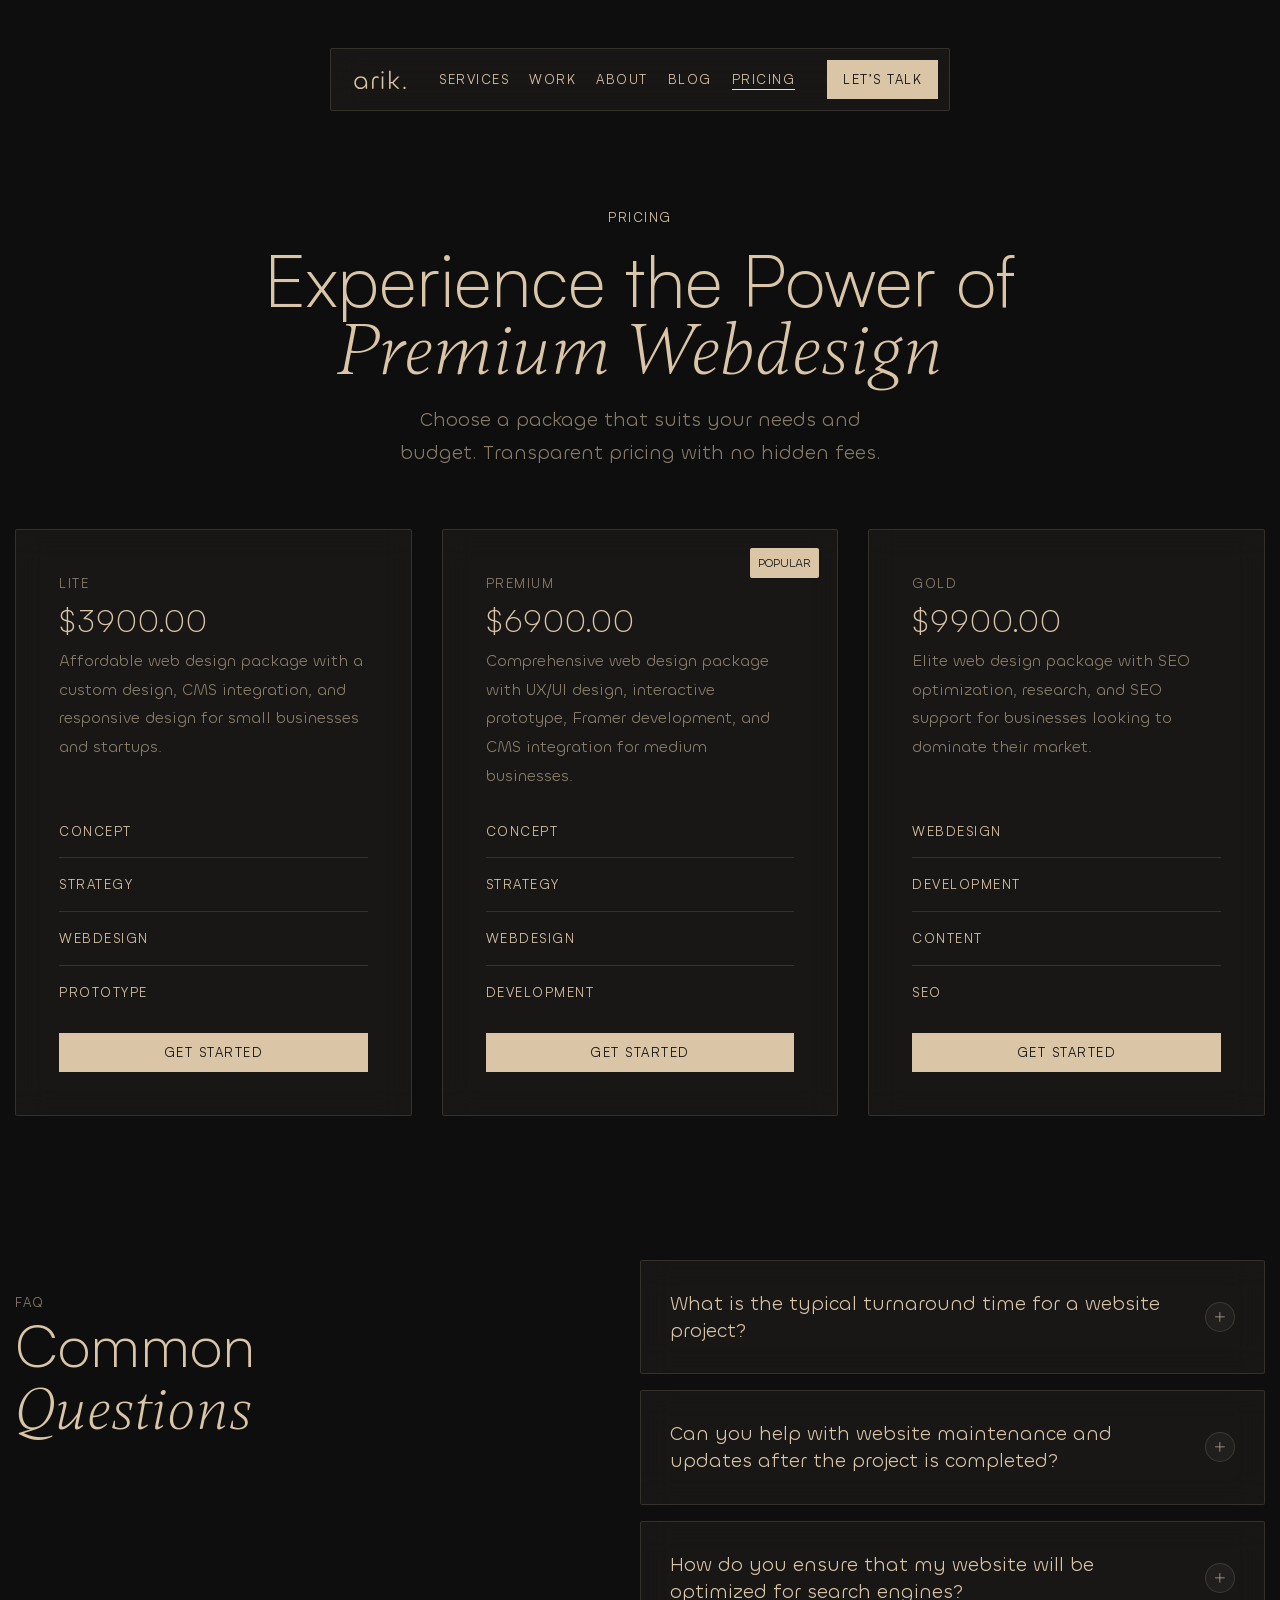
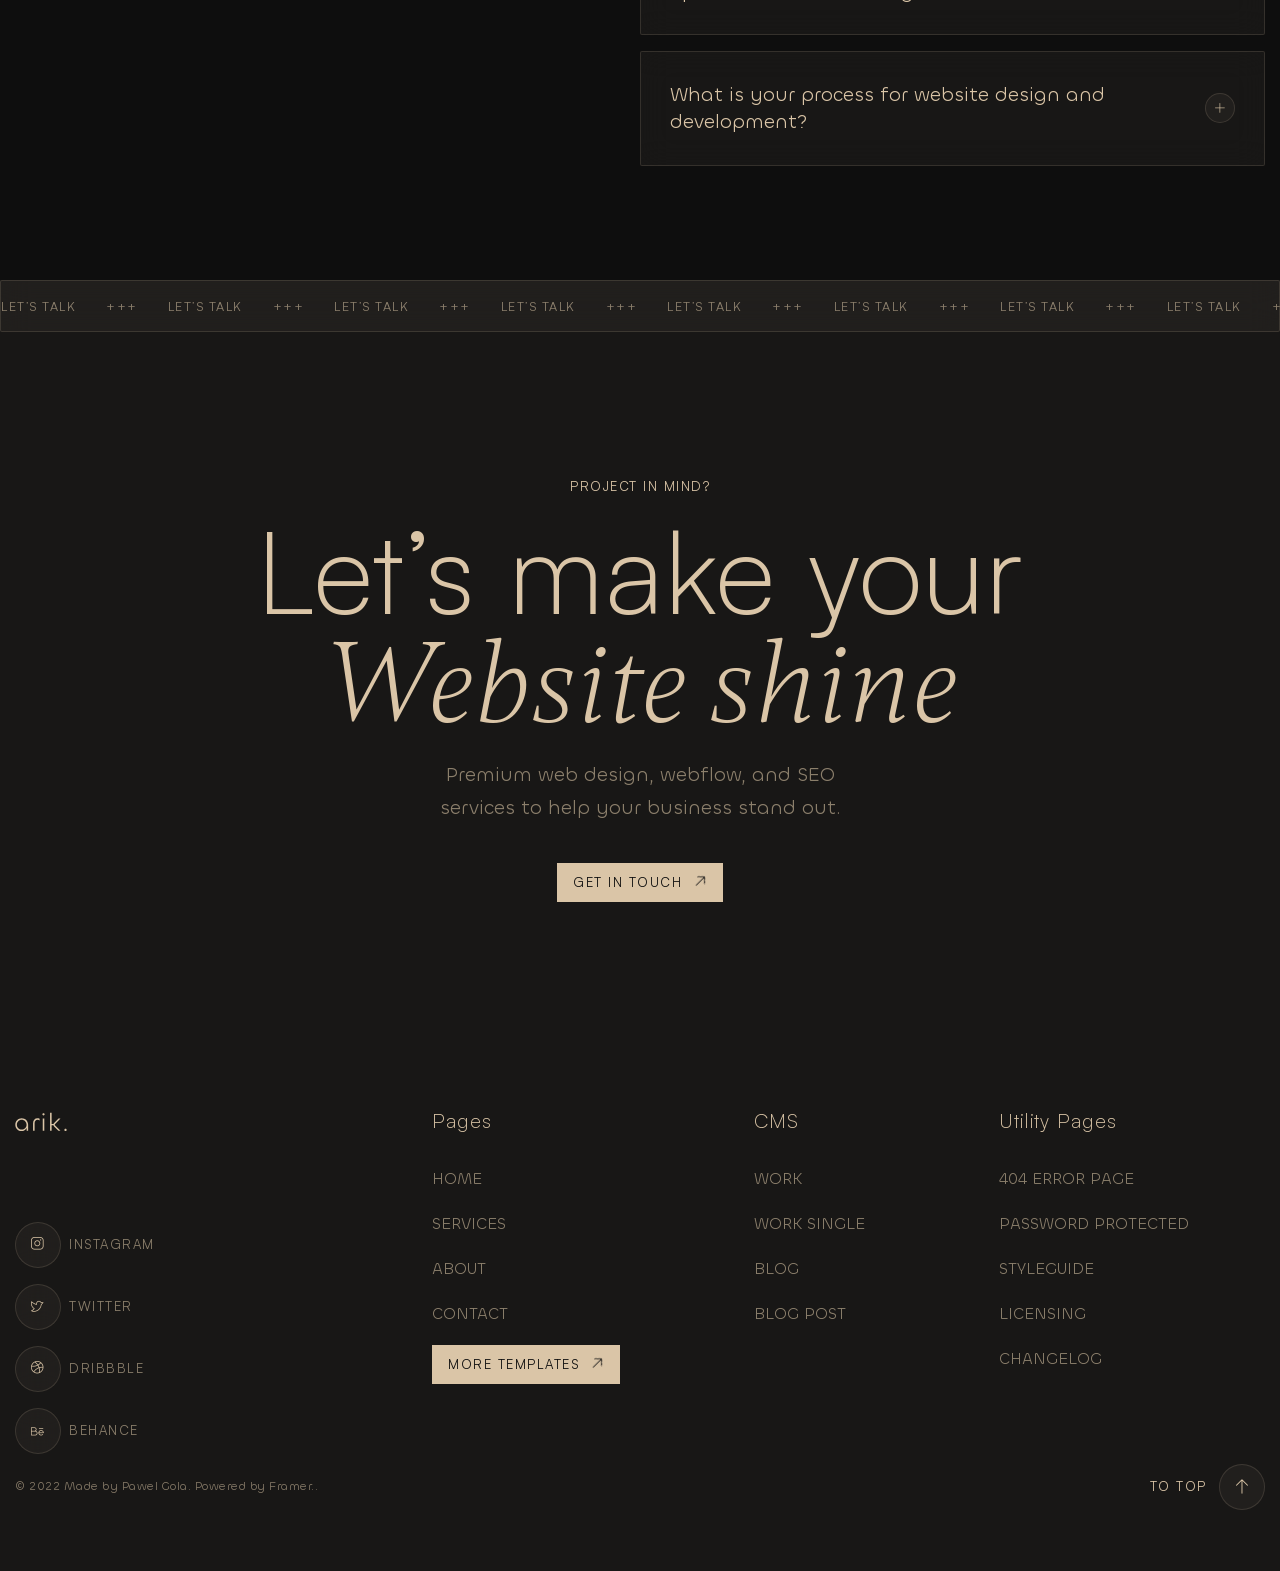
<file: pricing.html>
<!DOCTYPE html>
<html lang="en">
	<head>
		<meta charset="UTF-8">
		<meta name="viewport" content="width=device-width, initial-scale=1.0">
		<link rel="preload" href="./assets/fonts/Satoshi-Regular.woff2" as="font" type="font/woff2" crossorigin="anonymous">
		<link rel="preload" href="./assets/fonts/Satoshi-Light.woff2" as="font" type="font/woff2" crossorigin="anonymous">
		<link rel="preload" href="./assets/fonts/Gambetta-LightItalic.woff2" as="font" type="font/woff2" crossorigin="anonymous">
		<link rel="preload" href="./assets/fonts/Chillax-Regular.woff2" as="font" type="font/woff2" crossorigin="anonymous">
		<link rel="preload" href="./assets/fonts/Chillax-Light.woff2" as="font" type="font/woff2" crossorigin="anonymous">
		<link rel="shortcut icon" href="./assets/img/favicon.ico">
		<title>Pricing</title>
		<link rel="modulepreload" crossorigin href="./js/common.min.js?v=1769008389820">
		<script type="module" crossorigin="" src="./js/main.min.js?v=1769008389820"></script>
		<link rel="stylesheet" crossorigin="" href="./css/main.min.css?v=1769008389820">
		<link rel="stylesheet" crossorigin="" href="./css/pricing.min.css?v=1769008389820">
	</head>
	<body>
		<div class="wrapper">
			<header class="header" data-fls-header="" data-fls-header-scroll="100" data-fls-header-scroll-show="">
				<div class="header__container">
					<div class="header__body">
						<a class="header__link-logo" href="index.html">
							<img class="header__logo" src="./assets/img/logo.svg" alt="Logo">
						</a>
						<div class="header__menu menu">
							<nav class="menu__body">
								<ul class="menu__list">
									<li class="menu__item">
										<a class="menu__link" href="services.html">Services</a>
									</li>
									<li class="menu__item">
										<a class="menu__link" href="work.html">Work</a>
									</li>
									<li class="menu__item">
										<a class="menu__link" href="about.html">About</a>
									</li>
									<li class="menu__item">
										<a class="menu__link" href="blog.html">Blog</a>
									</li>
									<li class="menu__item">
										<a class="menu__link menu__link--active" href="pricing.html">Pricing</a>
									</li>
								</ul>
							</nav>
						</div>
						<a class="header__button button button--light" href="contacts.html" data-fls-button="">Let’s talk</a>
						<button type="button" data-fls-menu="" class="icon-menu">
							<span></span>
						</button>
					</div>
				</div>
			</header>
			<main class="page">
				<div class="pricing" data-fls-pricing="">
					<div class="pricing__container">
						<div class="pricing__blockhead blockhead" data-fls-blockhead="">
							<span class="blockhead__label">Pricing</span>
							<h2 class="blockhead__title blockhead__title--size-80">
								Experience the Power of
								<span>Premium Webdesign</span>
							</h2>
							<div class="blockhead__text">
								<p>
									Choose a package that suits your needs and budget. Transparent pricing with no hidden fees.
								</p>
							</div>
						</div>
						<div class="pricing__items" data-fls-pricingitems="">
							<article class="pricing__item item-pricing border">
								<div class="item-pricing__header">
									<h4 class="item-pricing__title label">Lite</h4>
									<div class="item-pricing__value h3">$3900.00</div>
									<div class="item-pricing__text">
										<p>
											Affordable web design package with a custom design, CMS integration, and responsive design for small businesses and startups.
										</p>
									</div>
								</div>
								<ul class="item-pricing__services label">
									<li class="item-pricing__service">Concept</li>
									<li class="item-pricing__service">Strategy</li>
									<li class="item-pricing__service">Webdesign</li>
									<li class="item-pricing__service">Prototype</li>
								</ul>
								<a class="item-pricing__button button button--light" href="#">Get Started</a>
							</article>
							<article class="pricing__item item-pricing border">
								<div class="item-pricing__popular">Popular</div>
								<div class="item-pricing__header">
									<h4 class="item-pricing__title label">Premium</h4>
									<div class="item-pricing__value h3">$6900.00</div>
									<div class="item-pricing__text">
										<p>
											Comprehensive web design package with UX/UI design, interactive prototype, Framer development, and CMS integration for medium businesses.
										</p>
									</div>
								</div>
								<ul class="item-pricing__services label">
									<li class="item-pricing__service">Concept</li>
									<li class="item-pricing__service">Strategy</li>
									<li class="item-pricing__service">Webdesign</li>
									<li class="item-pricing__service">Development</li>
								</ul>
								<a class="item-pricing__button button button--light" href="#">Get Started</a>
							</article>
							<article class="pricing__item item-pricing border">
								<div class="item-pricing__header">
									<h4 class="item-pricing__title label">Gold</h4>
									<div class="item-pricing__value h3">$9900.00</div>
									<div class="item-pricing__text">
										<p>
											Elite web design package with SEO optimization, research, and SEO support for businesses looking to dominate their market.
										</p>
									</div>
								</div>
								<ul class="item-pricing__services label">
									<li class="item-pricing__service">Webdesign</li>
									<li class="item-pricing__service">Development</li>
									<li class="item-pricing__service">Content</li>
									<li class="item-pricing__service">SEO</li>
								</ul>
								<a class="item-pricing__button button button--light" href="#">Get Started</a>
							</article>
						</div>
						<div class="pricing__faq faq-pricing" data-fls-faqpricing="">
							<div class="faq-pricing__header">
								<div class="faq-pricing__label label">FAq</div>
								<h2 class="faq-pricing__title h1">
									Common
									<span>Questions</span>
								</h2>
							</div>
							<div class="faq-pricing__items" data-fls-spollers="">
								<details class="faq-pricing__item border">
									<summary class="faq-pricing__caption faq-pricing__caption--icon-plus h5">What is the typical turnaround time for a website project?</summary>
									<div class="faq-pricing__body">
										<p>
											The timeline for a website project can vary depending on the complexity of the project and the specific requirements of the client. However, we work closely with our clients to establish a timeline that works for everyone and strive to deliver projects in a timely and efficient manner.
										</p>
									</div>
								</details>
								<details class="faq-pricing__item border">
									<summary class="faq-pricing__caption faq-pricing__caption--icon-plus h5">
										Can you help with website maintenance and updates after the project is completed?
									</summary>
									<div class="faq-pricing__body">
										<p>
											The timeline for a website project can vary depending on the complexity of the project and the specific requirements of the client. However, we work closely with our clients to establish a timeline that works for everyone and strive to deliver projects in a timely and efficient manner.
										</p>
										<p>
											The timeline for a website project can vary depending on the complexity of the project and the specific requirements of the client. However, we work closely with our clients to establish a timeline that works for everyone and strive to deliver projects in a timely and efficient manner.
										</p>
									</div>
								</details>
								<details class="faq-pricing__item border">
									<summary class="faq-pricing__caption faq-pricing__caption--icon-plus h5">How do you ensure that my website will be optimized for search engines?</summary>
									<div class="faq-pricing__body">
										<p>
											The timeline for a website project can vary depending on the complexity of the project and the specific requirements of the client. However, we work closely with our clients to establish a timeline that works for everyone and strive to deliver projects in a timely and efficient manner.
										</p>
									</div>
								</details>
								<details class="faq-pricing__item border">
									<summary class="faq-pricing__caption faq-pricing__caption--icon-plus h5">What is your process for website design and development?</summary>
									<div class="faq-pricing__body">
										<p>
											The timeline for a website project can vary depending on the complexity of the project and the specific requirements of the client. However, we work closely with our clients to establish a timeline that works for everyone and strive to deliver projects in a timely and efficient manner.
										</p>
									</div>
								</details>
							</div>
						</div>
					</div>
				</div>
			</main>
			<aside class="page__lets lets" data-fls-lets="">
				<div class="lets__line line-talk border-item" data-fls-borderitem="" data-fls-marquee="" data-fls-marquee-speed="100">
					<div class="line-talk__item">Let’s talk</div>
					<div class="line-talk__item">+++</div>
				</div>
				<section class="lets__body" data-fls-watcher="">
					<div class="lets__container">
						<div class="lets__blockhead blockhead blockhead--gap-8" data-fls-blockhead="">
							<span class="blockhead__label">Project in mind?</span>
							<h2 class="blockhead__title">
								Let’s make your
								<span>Website shine</span>
							</h2>
							<div class="blockhead__text">
								<p>Premium web design, webflow, and SEO services to help your business stand out.</p>
							</div>
							<a class="blockhead__button button button--icon button--light button--icon-arrow button--arrow-ur" href="#" data-fls-button="">Get in touch</a>
						</div>
					</div>
				</section>
			</aside>
			<footer class="footer" data-fls-footer="" data-fls-watcher="">
				<div class="footer__container">
					<div class="footer__body body-footer">
						<div class="body-footer__content content-footer">
							<a class="content-footer__link-logo" href="#">
								<img class="content-footer__logo" src="./assets/img/logo.svg" alt="Logo">
							</a>
							<ul class="content-footer__socials social social--text" data-fls-social="">
								<li class="social__item">
									<a class="social__link social__link--icon-s-in" href="#" target="_blank">Instagram</a>
								</li>
								<li class="social__item">
									<a class="social__link social__link--icon-s-tw" href="#" target="_blank">Twitter</a>
								</li>
								<li class="social__item">
									<a class="social__link social__link--icon-s-db" href="#" target="_blank">Dribbble</a>
								</li>
								<li class="social__item">
									<a class="social__link social__link--icon-s-bh" href="#" target="_blank">Behance</a>
								</li>
							</ul>
						</div>
						<div class="body-footer__menus" data-fls-spollers="767.98">
							<details class="body-footer__menu">
								<summary>
									<h5 class="body-footer__title">Pages</h5>
								</summary>
								<ul class="body-footer__list">
									<li class="body-footer__item">
										<a class="body-footer__link" href="#">Home</a>
									</li>
									<li class="body-footer__item">
										<a class="body-footer__link" href="#">Services</a>
									</li>
									<li class="body-footer__item">
										<a class="body-footer__link" href="#">About</a>
									</li>
									<li class="body-footer__item">
										<a class="body-footer__link" href="#">Contact</a>
									</li>
									<li class="body-footer__item">
										<a class="body-footer__button button button--icon button--light button--icon-arrow button--arrow-ur" href="#" data-fls-button="">More Templates</a>
									</li>
								</ul>
							</details>
							<details class="body-footer__menu">
								<summary>
									<h5 class="body-footer__title">CMS</h5>
								</summary>
								<ul class="body-footer__list">
									<li class="body-footer__item">
										<a class="body-footer__link" href="#">Work</a>
									</li>
									<li class="body-footer__item">
										<a class="body-footer__link" href="#">Work Single</a>
									</li>
									<li class="body-footer__item">
										<a class="body-footer__link" href="#">Blog</a>
									</li>
									<li class="body-footer__item">
										<a class="body-footer__link" href="#">Blog Post</a>
									</li>
								</ul>
							</details>
							<details class="body-footer__menu">
								<summary>
									<h5 class="body-footer__title">Utility Pages</h5>
								</summary>
								<ul class="body-footer__list">
									<li class="body-footer__item">
										<a class="body-footer__link" href="#">404 Error Page</a>
									</li>
									<li class="body-footer__item">
										<a class="body-footer__link" href="#">Password Protected</a>
									</li>
									<li class="body-footer__item">
										<a class="body-footer__link" href="#">Styleguide</a>
									</li>
									<li class="body-footer__item">
										<a class="body-footer__link" href="#">Licensing</a>
									</li>
									<li class="body-footer__item">
										<a class="body-footer__link" href="#">Changelog</a>
									</li>
								</ul>
							</details>
						</div>
					</div>
					<div class="footer__bottom bottom-footer">
						<div class="bottom-footer__copy">© 2022 Made by Pawel Gola. Powered by Framer..</div>
						<a class="bottom-footer__button button button--text button--text-big button--text-rev button--icon-arrow" href="#" data-fls-button="" data-fls-scrollto="main">to top</a>
					</div>
				</div>
			</footer>
		</div>
	</body>
</html>
</file>
<file: css/main.min.css>
*{border:0;margin:0;padding:0}*,:after,:before{box-sizing:border-box}:after,:before{display:inline-block}body,html{height:100%}body{line-height:1;scrollbar-gutter:stable;-ms-text-size-adjust:100%;-moz-text-size-adjust:100%;-webkit-text-size-adjust:100%;-webkit-font-smoothing:antialiased;-moz-osx-font-smoothing:grayscale}button,input,textarea{background-color:transparent;color:inherit;font-family:inherit;font-size:inherit;line-height:inherit}input,textarea{width:100%}label{display:inline-block}button,option,select{cursor:pointer}a{color:inherit;display:inline-block;text-decoration:none}ul li{list-style:none}img{height:auto;max-width:100%;vertical-align:middle}h1,h2,h3,h4,h5,h6{font-size:inherit;font-weight:inherit}address{font-style:normal}@font-face{font-display:swap;font-family:Satoshi;font-style:normal;font-weight:400;src:url(../assets/fonts/Satoshi-Regular.woff2) format("woff2")}@font-face{font-display:swap;font-family:Satoshi;font-style:normal;font-weight:300;src:url(../assets/fonts/Satoshi-Light.woff2) format("woff2")}@font-face{font-display:swap;font-family:Gambetta;font-style:normal;font-weight:400;src:url(../assets/fonts/Gambetta-LightItalic.woff2) format("woff2")}@font-face{font-display:swap;font-family:Chillax;font-style:normal;font-weight:400;src:url(../assets/fonts/Chillax-Regular.woff2) format("woff2")}@font-face{font-display:swap;font-family:Chillax;font-style:normal;font-weight:300;src:url(../assets/fonts/Chillax-Light.woff2) format("woff2")}@font-face{font-display:swap;font-family:iconfont;src:url(../assets/fonts/iconfont.woff2?cc9552442c456967c4f7a450867870fb) format("woff2")}[class*="--icon-"]:before{font-family:iconfont}[class*="--icon-s-yt"]:before{content:"\f101"}[class*="--icon-s-wa"]:before{content:"\f102"}[class*="--icon-s-tw"]:before{content:"\f103"}[class*="--icon-s-tt"]:before{content:"\f104"}[class*="--icon-s-tc"]:before{content:"\f105"}[class*="--icon-s-pr"]:before{content:"\f106"}[class*="--icon-s-in"]:before{content:"\f107"}[class*="--icon-s-fb"]:before{content:"\f108"}[class*="--icon-s-db"]:before{content:"\f109"}[class*="--icon-s-bh"]:before{content:"\f10a"}[class*="--icon-plus"]:before{content:"\f10b"}[class*="--icon-phone"]:before{content:"\f10c"}[class*="--icon-minus"]:before{content:"\f10d"}[class*="--icon-mail"]:before{content:"\f10e"}[class*="--icon-info"]:before{content:"\f10f"}[class*="--icon-cheak"]:before{content:"\f110"}[class*="--icon-chain"]:before{content:"\f111"}[class*="--icon-arrow"]:before{content:"\f112"}:root{--font-family-primary:"Chillax",sans-serif;--font-family-secondary:"Satoshi",sans-serif;--font-family-tertiary:"Gambetta",serif;--font-family-icon:"iconfont";--font-size:1rem;--line-height:1.8;--primary:hsla(35,41%,75%,.6);--text-default:#dac5a7;--text-dark-color:#0e0e0e;--menu-color:hsla(0,0%,5%,.8);--bg-color:#0e0e0e;--btn-bg-color:hsla(35,41%,75%,.05);--line-bg-color:hsla(35,41%,75%,.1);--btn-border-color:hsla(35,41%,75%,.15);--gray-color:#181716;--input-color:#22201c;--social-hover:#f0e0c9;--backdrop-filter:blur(0.9375rem);--transition-duration:0.5s;--link-color:#f0e0c9;--hover-color:#f0e0c9;--marquee-gap:25%}html:after{background-color:var(--bg-color);content:"";height:100%;left:0;pointer-events:none;position:absolute;top:0;width:100%;z-index:1000}html[data-fls-loaded]:after{opacity:0;transition:opacity 1s}body{background-color:var(--bg-color);color:var(--primary);font-family:var(--font-family-primary);font-size:var(--font-size)px;line-height:var(--line-height);min-width:20rem}[data-fls-scrolllock] body{overflow:hidden;overscroll-behavior:none;touch-action:none}.wrapper{display:flex;flex-direction:column;min-height:100%;overflow:clip}.wrapper>main{flex:1 1 auto}.wrapper>*{min-width:0}[class*=__container]{margin:0 auto;max-width:89.375rem;padding-left:.9375rem;padding-right:.9375rem}[class*="--arrow-d"]:before{transform:rotate(180deg)}[class*="--arrow-l"]:before{transform:rotate(90deg)}[class*="--arrow-r"]:before{transform:rotate(-90deg)}[class*="--arrow-rd"]:before{transform:rotate(225deg)}[class*="--arrow-ld"]:before{transform:rotate(-135deg)}[class*="--arrow-ur"]:before{transform:rotate(45deg)}[class*="--arrow-ul"]:before{transform:rotate(-45deg)}.components__item:not(:last-child){margin-bottom:1rem}.h1,.h2,.h3,.h4,.label{font-family:var(--font-family-secondary)}.h1,.h2,.h3,.h4,.h5{color:var(--text-default)}.h1,.h2,.h3,.h4{font-weight:300}.h1,.h2{line-height:1.1}.h3{line-height:1.2}.h3,.h4{letter-spacing:.0625rem}.h4{line-height:1.3}.h5{line-height:1.4}.label{font-size:.8125rem;letter-spacing:.09375rem;line-height:1.6;text-transform:uppercase}.border{backdrop-filter:var(--backdrop-filter);background-color:var(--btn-bg-color);border:.0625rem solid var(--btn-border-color);border-radius:.125rem}.clients__item{scale:0;transition:scale .5s ease}.skill{translate:0 10%}.skill,.social__item{transition:translate .5s ease}.social__item{translate:0 100%}.--watcher-view .hero__blockhead{animation:slide-in-bottom .8s cubic-bezier(.25,.46,.45,.94) .5s both}.--watcher-view .hero__image{animation:slide-in-top .8s cubic-bezier(.25,.46,.45,.94) both}.--watcher-view .clients__item{scale:1}.--watcher-view .clients__item:first-child{transition-delay:.1s}.--watcher-view .clients__item:nth-child(2){transition-delay:.2s}.--watcher-view .clients__item:nth-child(3){transition-delay:.3s}.--watcher-view .clients__item:nth-child(4){transition-delay:.4s}.--watcher-view .clients__item:nth-child(5){transition-delay:.5s}.--watcher-view .clients__item:nth-child(6){transition-delay:.6s}.--watcher-view .skill{transition-duration:.8s;translate:0 0}.--watcher-view .skill:first-child{transition-delay:.1s}.--watcher-view .skill:nth-child(2){transition-delay:.2s}.--watcher-view .skill:nth-child(3){transition-delay:.3s}.--watcher-view .skill:nth-child(4){transition-delay:.4s}.--watcher-view .skill:nth-child(5){transition-delay:.5s}.--watcher-view .skill:nth-child(6){transition-delay:.6s}.--watcher-view .about-module__title,.--watcher-view .lets__blockhead,.--watcher-view .process__blockhead,.--watcher-view .widget-header{animation:slide-in-bottom .8s cubic-bezier(.25,.46,.45,.94) both}.--watcher-view .about-module__text,.--watcher-view .anim,.--watcher-view .item,.--watcher-view .item-review,.--watcher-view .items-process__arrow,.--watcher-view .works__items{animation:slide-in-bottom .8s cubic-bezier(.25,.46,.45,.94) .5s both}.--watcher-view .item-process:after{animation:scale-up-center 1.4s cubic-bezier(.39,.575,.565,1) both}.--watcher-view .social__item{transition-duration:.8s;translate:0 0}.--watcher-view .social__item:first-child{transition-delay:.1s}.--watcher-view .social__item:nth-child(2){transition-delay:.2s}.--watcher-view .social__item:nth-child(3){transition-delay:.3s}.--watcher-view .social__item:nth-child(4){transition-delay:.4s}.--watcher-view .social__item:nth-child(5){transition-delay:.5s}.--watcher-view .social__item:nth-child(6){transition-delay:.6s}@keyframes slide-in-bottom{0%{opacity:0;translate:0 6.25rem}to{opacity:1;translate:0 0}}@keyframes slide-in-top{0%{opacity:0;translate:0 -6.25rem}to{opacity:1;translate:0 0}}@keyframes scale-up-center{0%{transform:scale(.5)}to{transform:scale(1)}}[data-fls-spollers] summary{list-style:none}[data-fls-spollers] summary::-webkit-details-marker,[data-fls-spollers] summary::marker{display:none}.spollers{display:grid;gap:.9375rem}.spollers__item{font-size:1.25rem}.spollers__title{border:.0625rem solid #eee;border-radius:.3125rem;cursor:default;list-style:none;padding:.625rem .9375rem;position:relative;text-align:left;width:100%}.spollers__title::-webkit-details-marker,.spollers__title::marker{display:none}.--spoller-init .spollers__title{cursor:pointer}.--spoller-init .spollers__title:after,.--spoller-init .spollers__title:before{background-color:#000;content:"";height:.125rem;position:absolute;right:.625rem;top:50%;transition:transform .5s ease 0s;width:.9375rem}.--spoller-init .spollers__title:before{transform:translate(-75%,-50%) rotate(40deg)}.--spoller-init .spollers__title:after{transform:translateY(-50%) rotate(-40deg)}.--spoller-init .spollers__title.--spoller-active:before{transform:translateX(-75%) rotate(-40deg)}.--spoller-init .spollers__title.--spoller-active:after{transform:rotate(40deg)}.spollers__body{border:.0625rem solid #eee;border-radius:.3125rem;padding:1.25rem}.menu__list{align-items:center;column-gap:1.25rem;display:flex;flex-wrap:wrap;row-gap:.1875rem}.menu__link{color:var(--text-default);font-family:var(--font-family-secondary);font-size:.8125rem;letter-spacing:.09375rem;line-height:1.6;position:relative;text-transform:uppercase;transition:all .5s ease}.menu__link:after{background-color:var(--link-color);block-size:.0625rem;content:"";inline-size:0;inset-block-end:0;inset-inline-end:50%;inset-inline-start:50%;position:absolute;transition-duration:var(--transition-duration)}.menu__link--active{position:relative}.menu__link--active:after{background-color:var(--link-color);bottom:0;content:"";height:.0625rem;left:0;position:absolute;width:100%}.icon-menu{display:none}.header{left:0;pointer-events:none;position:fixed;right:0;top:.9375rem;transition:translate .8s,top .8s;z-index:50}.header__container{pointer-events:auto}.header__body{align-items:center;display:flex;gap:.9375rem;padding:.75rem;position:relative}.header__body:before{backdrop-filter:var(--backdrop-filter);background-color:var(--btn-bg-color);border:.0625rem solid var(--btn-border-color);border-radius:.125rem;content:"";height:100%;left:0;position:absolute;top:0;width:100%;z-index:2}.header__button,.header__link-logo,.header__logo{position:relative;z-index:5}[data-fls-header-scroll].--header-scroll{top:.9375rem}[data-fls-header-scroll-show].--header-scroll{transition:translate .8s,top .8s;translate:0 calc(-100% - .9375rem)}[data-fls-header-scroll-show].--header-show{translate:0 0}.footer{background-color:var(--btn-bg-color)}.footer__container{max-width:101.875rem}.body-footer{display:flex;row-gap:1.875rem}.body-footer__content{flex:0 1 28.75%}.body-footer__menus{display:flex;flex-grow:1;flex-wrap:wrap}.body-footer__menu{flex-grow:1}.body-footer__title{color:var(--text-default);font-family:var(--font-family-secondary);font-size:1.25rem;font-weight:300;letter-spacing:.0625rem;line-height:1.4}.--spoller-init .body-footer__title{align-items:center;display:flex;gap:.3125rem}.--spoller-init .body-footer__title:after{color:var(--text-default);content:"\f112";font-family:iconfont;font-size:.625rem;rotate:180deg;transition:rotate .5s ease}.--spoller-active .body-footer__title:after{rotate:0deg}.body-footer__item:not(:last-child){margin-bottom:1rem}.body-footer__link{line-height:1.7;position:relative;text-transform:uppercase;transition:all .5s ease}.body-footer__link:after{background-color:var(--link-color);block-size:.0625rem;content:"";inline-size:0;inset-block-end:0;inset-inline-end:50%;inset-inline-start:50%;position:absolute;transition-duration:var(--transition-duration)}.content-footer{display:flex;flex-direction:column}.content-footer__socials.social{gap:1rem}.bottom-footer{align-items:center;display:flex;gap:1.25rem;justify-content:space-between}.bottom-footer__copy{font-size:.75rem;letter-spacing:.03125rem}.button{align-items:center;color:var(--text-default);display:inline-flex;font-family:var(--font-family-secondary);font-size:.8125rem;justify-content:center;letter-spacing:.09375rem;line-height:1.46;padding-block:.625rem;padding-inline:1rem;text-transform:uppercase;transition:background-color .5s ease,color .5s ease}.button--light{background-color:var(--text-default);color:var(--text-dark-color)}.button--icon{align-items:center;flex-direction:row-reverse;gap:.75rem}.button--text{background-color:transparent;border:none;gap:.75rem;padding:0}.button--text:before{align-items:center;aspect-ratio:1;background-color:var(--btn-bg-color);border:.0625rem solid var(--btn-border-color);border-radius:50%;display:flex;justify-content:center;padding-left:.125rem;transition:background-color .5s ease,color .5s ease;width:2rem}.button--text-rev{flex-direction:row-reverse}.button--fw{width:100%}.social{align-items:center;display:flex;flex-wrap:wrap;gap:.625rem}.social--text .social__link{align-items:center;display:flex;font-family:var(--font-family-secondary);font-size:.8125rem;gap:.5rem;letter-spacing:.09375rem;line-height:1.6;text-transform:uppercase}.social__item{flex-shrink:0}.social__link:before{align-content:center;aspect-ratio:1;backdrop-filter:var(--backdrop-filter);border:.0625rem solid var(--btn-border-color);border-radius:50%;color:var(--text-default);font-size:.8125rem;text-align:center;transition:all .5s ease;width:2.875rem}.lets,.social__link:before{background-color:var(--btn-bg-color)}.line-talk__item{font-family:var(--font-family-secondary);letter-spacing:.09375rem;line-height:1.6;text-transform:uppercase}.blockhead{display:grid;justify-items:center;text-align:center;text-wrap:balance}.blockhead--gap-8{gap:.5rem}.blockhead--left{justify-items:start;text-align:start}.blockhead__label,.blockhead__title{color:var(--text-default);font-family:var(--font-family-secondary);max-width:62.5rem}.blockhead__label{font-size:.8125rem;letter-spacing:.09375rem;line-height:1.6;text-transform:uppercase}.blockhead__title{font-weight:300;line-height:1}.blockhead__title span{display:block;font-family:var(--font-family-tertiary)}.blockhead__text{line-height:1.7;max-width:37.5rem}.blockhead__button{margin-top:1.5rem}[data-fls-borderitem]{backdrop-filter:var(--backdrop-filter);background-color:var(--btn-bg-color);border:.0625rem solid var(--btn-border-color);border-radius:.125rem}@media (max-height:53.125em) and (width <= 20em){.blockhead__title--size-160{font-size:2.8125rem}}@media (max-width:47.99875em) and (any-hover:none){.icon-menu{cursor:default}}@media (max-width:47.99875em){.menu{flex-grow:1}.menu__body{background-color:var(--menu-color);height:100svh;overflow:auto;padding:6.875rem .9375rem 1.875rem}.menu__body,.menu__body:before{position:fixed;right:-100%;top:0;transition:right .3s;width:100%}.menu__body:before{content:"";height:4.375rem;z-index:2}[data-fls-menu-open] .menu__body,[data-fls-menu-open] .menu__body:before{right:0}.menu__list{align-items:flex-end;flex-direction:column;row-gap:.9375rem}.menu__link{font-size:1.5rem}.icon-menu{display:block;height:1.125rem;position:relative;width:1.875rem;z-index:5}.icon-menu span,.icon-menu:after,.icon-menu:before{background-color:var(--text-default);content:"";height:.125rem;position:absolute;right:0;transition:all .3s ease 0s;width:100%}.icon-menu:before{top:0}.icon-menu:after{bottom:0}.icon-menu span{top:calc(50% - .0625rem)}[data-fls-menu-open] .icon-menu span{width:0}[data-fls-menu-open] .icon-menu:before{top:calc(50% - .0625rem);transform:rotate(-45deg)}[data-fls-menu-open] .icon-menu:after{bottom:calc(50% - .0625rem);transform:rotate(45deg)}.body-footer{flex-direction:column}.body-footer__menu,.body-footer__menus{align-items:center;flex-direction:column}.body-footer__menu{display:flex;justify-content:center;text-align:center}.content-footer{align-items:center;text-align:center}.content-footer__socials.social{justify-content:center}.content-footer__socials.social .social__link{font-size:0;gap:0}.bottom-footer{align-items:center;flex-direction:column-reverse;justify-content:center;text-align:center}.about__header .blockhead--left{justify-items:center;text-align:center}}@media (max-width:29.99875em){.social{justify-content:center}}@media (width <= 20em){.h1{font-size:2rem}.h2{font-size:1.75rem}.h3{font-size:1.5rem}.h4{font-size:1.25rem}.h5{font-size:1rem}.footer{padding-block:2.5rem}.body-footer,.body-footer__menus{column-gap:1.25rem}.body-footer__menus{margin-bottom:1.875rem;row-gap:1.25rem}.body-footer__list{padding-top:1.25rem}.content-footer{gap:1.25rem}.button--text-big:before{font-size:.8125rem;width:2.1875rem}.lets__container{padding-block:2.5rem}.line-talk__item{font-size:.625rem;padding-block:.5rem}.blockhead{gap:.5rem}.blockhead__title{font-size:2.5rem}.blockhead__title--size-160{font-size:2.8125rem}.blockhead__title--size-96{font-size:2.1875rem}.blockhead__title--size-80{font-size:1.75rem}.blockhead__text{font-size:.9375rem}.blockhead__text--size-24{font-size:1rem}.blockhead__text--size-18{font-size:.875rem}}@media (max-height:53.125em) and (width > 89.375em){.blockhead__title--size-160{font-size:8rem}}@media (max-height:53.125em) and (width > 20em) and (width <= 89.375em){.blockhead__title--size-160{font-size:clamp(2.8125rem,1.31700450450625rem + 7.4774774775vw,8rem)}}@media (width > 20em) and (width <= 89.375em){.h1{font-size:clamp(2rem,1.423423423425rem + 2.8828828829vw,4rem)}.h2{font-size:clamp(1.75rem,1.3896396396375rem + 1.8018018018vw,3rem)}.h3{font-size:clamp(1.5rem,1.35585585585625rem + .7207207207vw,2rem)}.h4{font-size:clamp(1.25rem,1.177927927925rem + .3603603604vw,1.5rem)}.h5{font-size:clamp(1rem,.927927927925rem + .3603603604vw,1.25rem)}.footer{padding-block:clamp(2.5rem,2.06756756756875rem + 2.1621621622vw,4rem)}.body-footer,.body-footer__menus{column-gap:clamp(1.25rem,.45720720720625rem + 3.963963964vw,4rem)}.body-footer__menus{margin-bottom:clamp(1.875rem,.82995495495625rem + 5.2252252252vw,5.5rem);row-gap:clamp(1.25rem,.8896396396375rem + 1.8018018018vw,2.5rem)}.body-footer__list{padding-top:clamp(1.25rem,1.03378378378125rem + 1.0810810811vw,2rem)}.content-footer{gap:clamp(1.25rem,.8355855855875rem + 2.0720720721vw,2.6875rem)}.button--text-big:before{font-size:clamp(.8125rem,.7764639639625rem + .1801801802vw,.9375rem);width:clamp(2.1875rem,1.95326576576875rem + 1.1711711712vw,3rem)}.lets__container{padding-block:clamp(2.5rem,.3378378378375rem + 10.8108108108vw,10rem)}.line-talk__item{font-size:clamp(.625rem,.57094594594375rem + .2702702703vw,.8125rem);padding-block:clamp(.5rem,.35585585585625rem + .7207207207vw,1rem)}.blockhead{gap:clamp(.5rem,.35585585585625rem + .7207207207vw,1rem)}.blockhead__title{font-size:clamp(2.5rem,.9144144144125rem + 7.9279279279vw,8rem)}.blockhead__title--size-160{font-size:clamp(2.8125rem,.740427927925rem + 10.3603603604vw,10rem)}.blockhead__title--size-96{font-size:clamp(2.1875rem,1.0884009009rem + 5.4954954955vw,6rem)}.blockhead__title--size-80{font-size:clamp(1.75rem,.8130630630625rem + 4.6846846847vw,5rem)}.blockhead__text{font-size:clamp(.9375rem,.8474099099125rem + .4504504505vw,1.25rem)}.blockhead__text--size-24{font-size:clamp(1rem,.85585585585625rem + .7207207207vw,1.5rem)}.blockhead__text--size-18{font-size:clamp(.875rem,.802927927925rem + .3603603604vw,1.125rem)}}@media (width > 47.99875em){[data-fls-header-scroll-show].--header-scroll{translate:0 calc(-100% - 2.8125rem)}}@media (min-width:47.99875em){.menu{position:relative;z-index:4}.header{display:flex;justify-content:center;top:3rem}.header__body{gap:2rem;padding-left:1.5rem}.content-footer__socials.social{align-items:flex-start;flex-direction:column}}@media (width > 89.375em){.h1{font-size:4rem}.h2{font-size:3rem}.h3{font-size:2rem}.h4{font-size:1.5rem}.h5{font-size:1.25rem}.footer{padding-block:4rem}.body-footer,.body-footer__menus{column-gap:4rem}.body-footer__menus{margin-bottom:5.5rem;row-gap:2.5rem}.body-footer__list{padding-top:2rem}.content-footer{gap:2.6875rem}.button--text-big:before{font-size:.9375rem;width:3rem}.lets__container{padding-block:10rem}.line-talk__item{font-size:.8125rem;padding-block:1rem}.blockhead{gap:1rem}.blockhead__title{font-size:8rem}.blockhead__title--size-160{font-size:10rem}.blockhead__title--size-96{font-size:6rem}.blockhead__title--size-80{font-size:5rem}.blockhead__text{font-size:1.25rem}.blockhead__text--size-24{font-size:1.5rem}.blockhead__text--size-18{font-size:1.125rem}}@media (any-hover:hover){.menu__link:hover{color:var(--hover-color)}.menu__link:hover:after{inline-size:100%;inset-inline-end:0;inset-inline-start:0}.menu__link--active:hover{color:var(--text-default)}.body-footer__link:hover{color:var(--hover-color)}.body-footer__link:hover:after{inline-size:100%;inset-inline-end:0;inset-inline-start:0}.button:hover{background-color:var(--text-default);color:var(--text-dark-color)}.button--light:hover{background-color:var(--btn-bg-color);color:var(--text-default)}.button--text:hover{background-color:transparent;color:var(--text-default)}.button--text:hover:before{background-color:var(--text-default);color:var(--text-dark-color)}.social__link:hover:before{background-color:var(--text-default);color:var(--bg-color)}}@media (any-hover:none){.menu__link:active{color:var(--hover-color)}.menu__link:active:after{inline-size:100%;inset-inline-end:0;inset-inline-start:0}.menu__link--active:active{color:var(--text-default)}.body-footer__link:active{color:var(--hover-color)}.body-footer__link:active:after{inline-size:100%;inset-inline-end:0;inset-inline-start:0}.button:active{background-color:var(--text-default);color:var(--text-dark-color)}.button--light:active{background-color:var(--btn-bg-color);color:var(--text-default)}.button--text:active{background-color:transparent;color:var(--text-default)}.button--text:active:before{background-color:var(--text-default);color:var(--text-dark-color)}.social__link:active:before{background-color:var(--text-default);color:var(--bg-color)}}
</file>
<file: css/pricing.min.css>
.pricing__items{display:grid;grid-template-columns:repeat(auto-fill,minmax(min(21.875rem,100%),1fr))}.item-pricing{display:flex;flex-direction:column;position:relative}.item-pricing__popular{background-color:var(--text-default);border-radius:.125rem;color:var(--bg-color);font-size:.75rem;line-height:1.2;padding:.5rem;position:absolute;text-transform:uppercase}.item-pricing__header{display:grid;gap:.5rem}.item-pricing__text p:not(:last-child){margin-bottom:.875rem}.item-pricing__services{display:flex;flex-direction:column;flex-grow:1;justify-content:flex-end}.item-pricing__service{color:var(--text-default)}.item-pricing__service:not(:last-child){border-bottom:.0625rem solid var(--btn-border-color);margin-bottom:1rem;padding-bottom:1rem}.faq-pricing{display:flex}.faq-pricing__title span{display:block;font-family:var(--font-family-tertiary)}.faq-pricing__item:not(:last-child){margin-bottom:1rem}.faq-pricing__caption{align-items:center;cursor:pointer;display:flex;flex-direction:row-reverse;gap:.625rem;justify-content:space-between;transition:color .5s ease}.faq-pricing__caption:before{align-items:center;aspect-ratio:1;background-color:var(--btn-bg-color);border:.0625rem solid var(--btn-border-color);border-radius:50%;display:flex;flex:0 0 1.875rem;font-size:.625rem;justify-content:center;transition:rotate .5s ease;width:1.875rem}.faq-pricing__caption.--spoller-active:before{rotate:45deg}.faq-pricing__body{padding-top:1rem}.faq-pricing__body p:not(:last-child){margin-bottom:.9375rem}@media (width <= 62em){.faq-pricing{flex-direction:column}.faq-pricing__header:not(:last-child){margin-bottom:1.25rem}}@media (width <= 20em){.pricing{padding-bottom:1.875rem;padding-top:6.25rem}.pricing__blockhead{margin-bottom:1.875rem}.pricing__items{gap:1rem;margin-bottom:2.5rem}.item-pricing{gap:1rem;padding:.75rem}.item-pricing__popular{right:.3125rem;top:.3125rem}.faq-pricing__item{padding:.625rem}}@media (width > 20em) and (width <= 89.375em){.pricing{padding-bottom:clamp(1.875rem,.10923423423125rem + 8.8288288288vw,8rem);padding-top:clamp(6.25rem,4.01576576576875rem + 11.1711711712vw,14rem)}.pricing__blockhead{margin-bottom:clamp(1.875rem,1.2623873873875rem + 3.0630630631vw,4rem)}.pricing__items{margin-bottom:clamp(2.5rem,.3378378378375rem + 10.8108108108vw,10rem)}.item-pricing,.pricing__items{gap:clamp(1rem,.7117117117125rem + 1.4414414414vw,2rem)}.item-pricing{padding:clamp(.75rem,.10135135135rem + 3.2432432432vw,3rem)}.item-pricing__popular{right:clamp(.3125rem,.04222972973125rem + 1.3513513514vw,1.25rem);top:clamp(.3125rem,.04222972973125rem + 1.3513513514vw,1.25rem)}.faq-pricing__item{padding:clamp(.625rem,.22860360360625rem + 1.981981982vw,2rem)}}@media (width > 62em){.faq-pricing{align-items:flex-start;justify-content:space-between}.faq-pricing__header{padding-block:2rem;padding-right:2.625rem;position:sticky;top:0}.faq-pricing__items{flex:0 0 50%}}@media (width > 89.375em){.pricing{padding-bottom:8rem;padding-top:14rem}.pricing__blockhead{margin-bottom:4rem}.pricing__items{gap:2rem;margin-bottom:10rem}.item-pricing{gap:2rem;padding:3rem}.item-pricing__popular{right:1.25rem;top:1.25rem}.faq-pricing__item{padding:2rem}}@media (any-hover:hover){.faq-pricing__caption:hover{color:var(--hover-color)}}@media (any-hover:none){.faq-pricing__caption:active{color:var(--hover-color)}}
</file>
